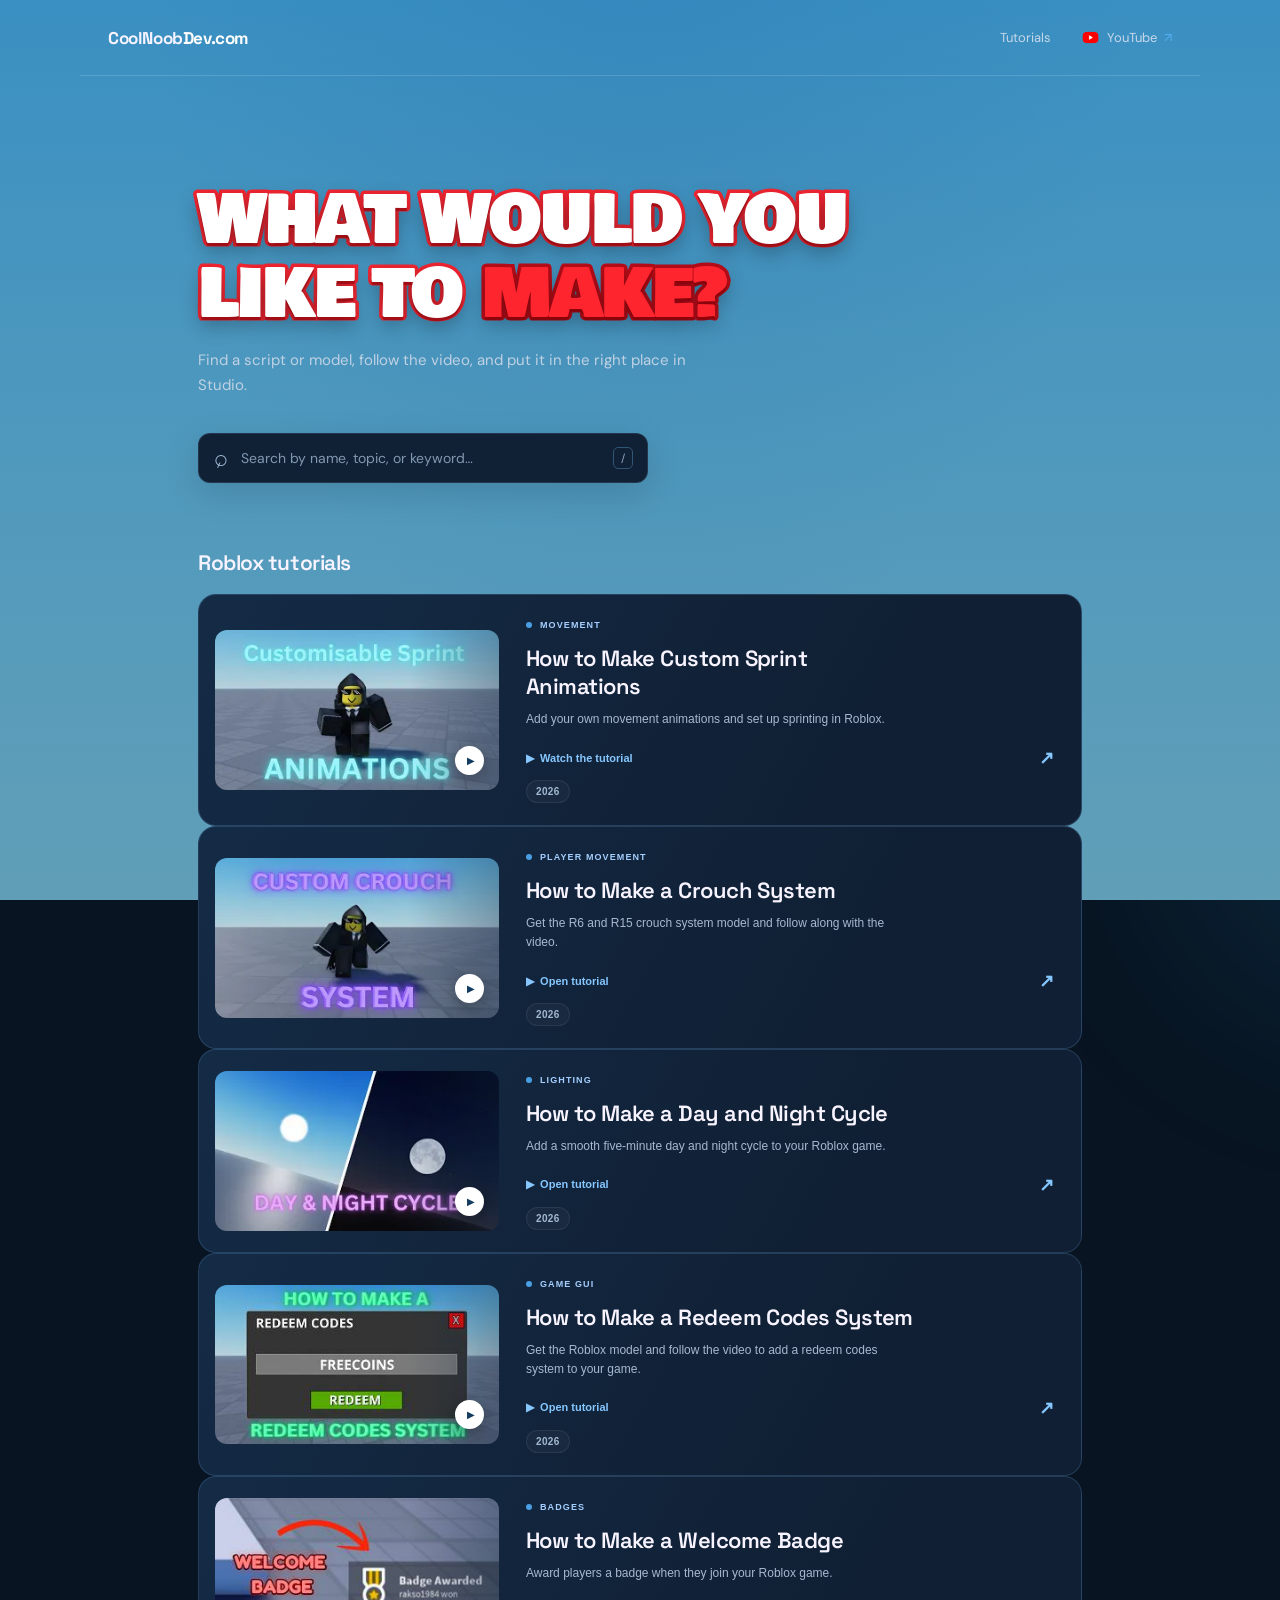
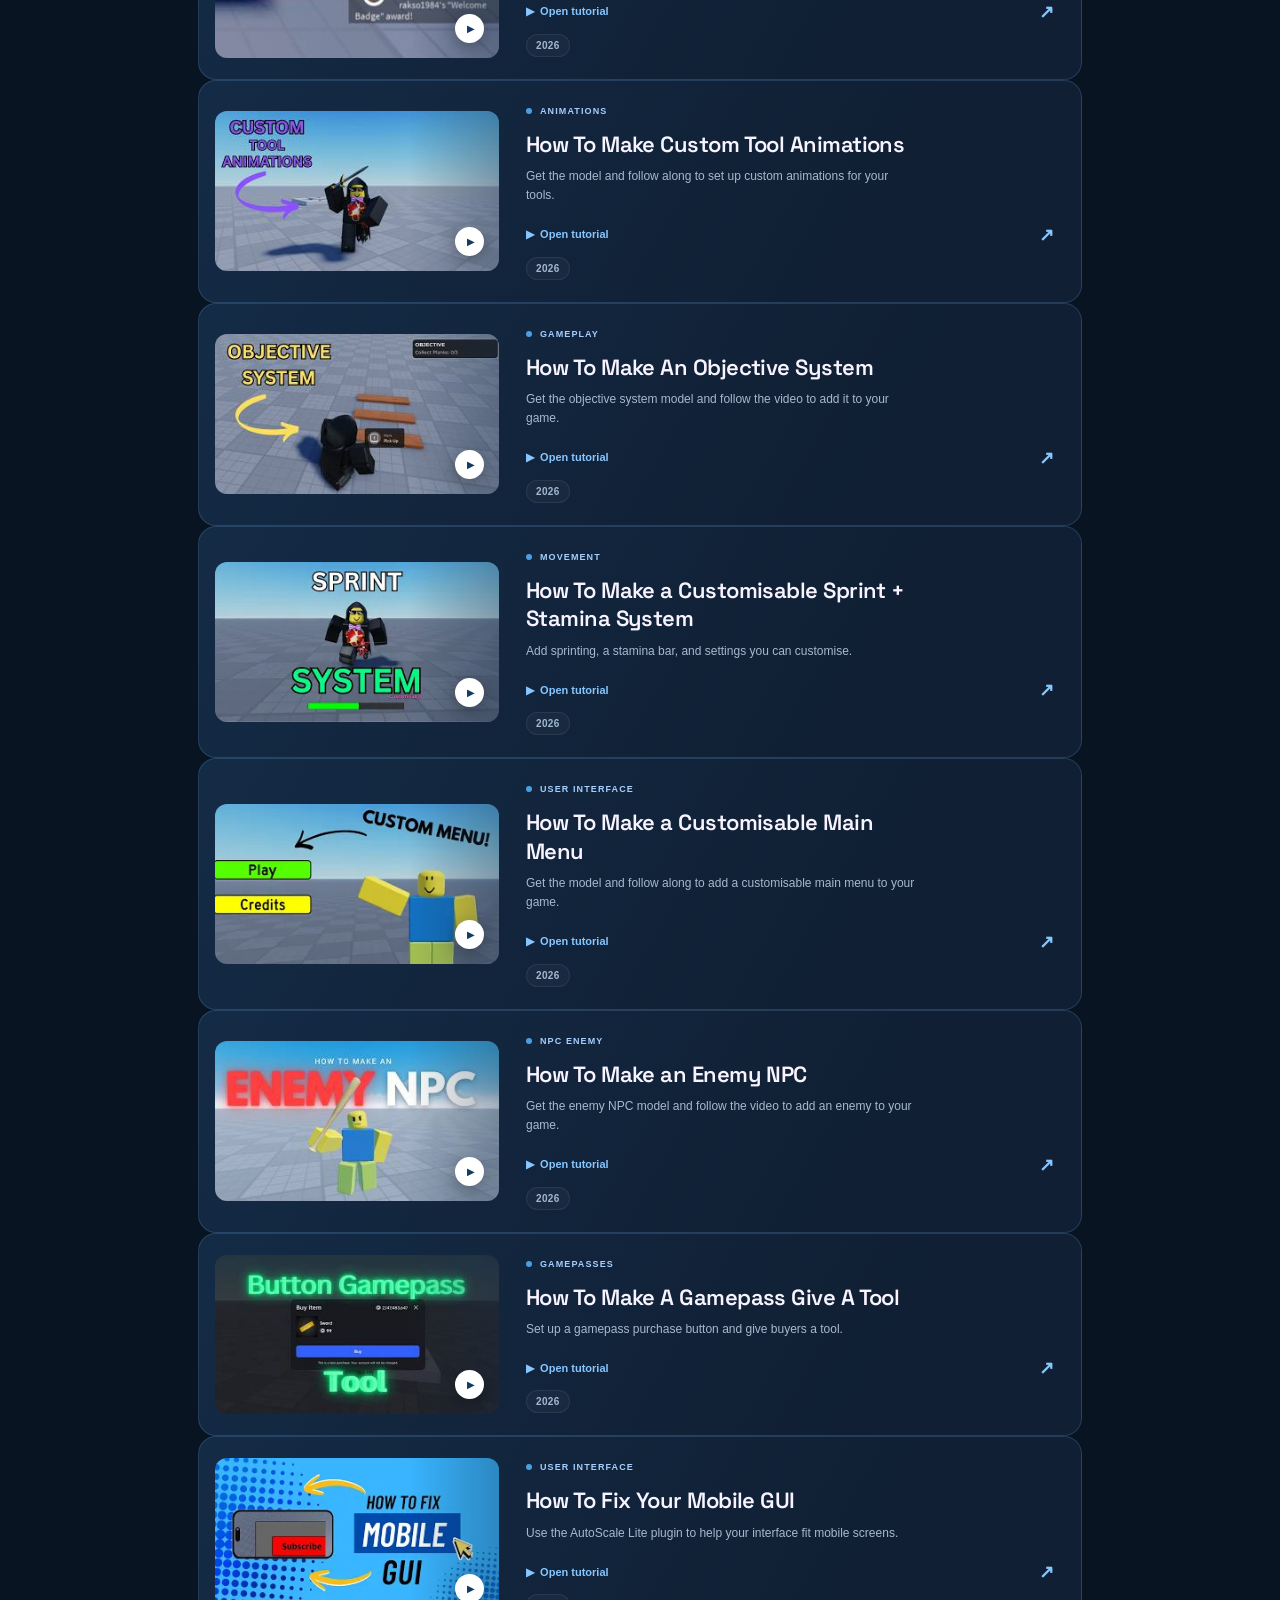
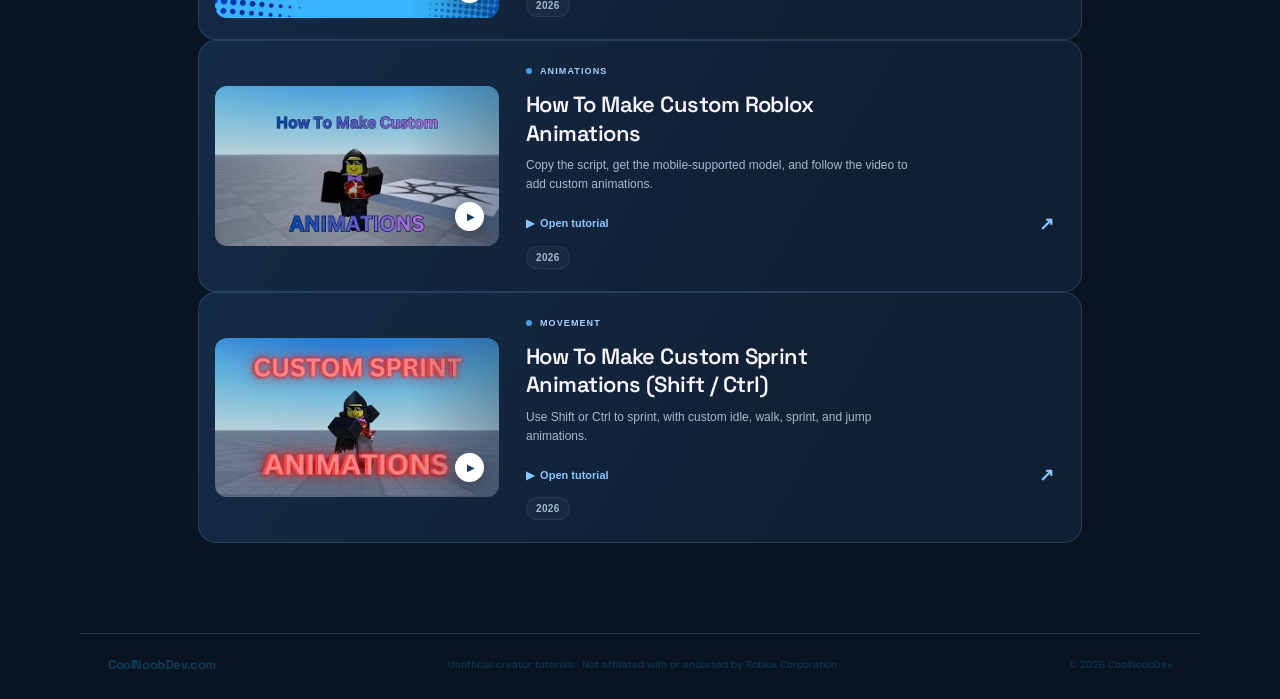
<file: index.html>
<!doctype html>
<html lang="en">
<head>
  <meta charset="utf-8">
  <meta name="viewport" content="width=device-width, initial-scale=1">
  <meta name="theme-color" content="#140c25">
  <meta name="description" content="Easy to follow Roblox scripting tutorials, scripts, and placement guides from CoolNoobDev.">
  <title>CoolNoobDev — Roblox scripts & tutorials</title>
  <link rel="preconnect" href="https://fonts.googleapis.com">
  <link rel="preconnect" href="https://fonts.gstatic.com" crossorigin>
  <link href="https://fonts.googleapis.com/css2?family=Bowlby+One+SC&family=DM+Sans:wght@400;500;600;700&family=Space+Grotesk:wght@500;600;700&display=swap" rel="stylesheet">
  <link rel="stylesheet" href="styles.css">
  <style>.footer-brand,.footer-brand .brand-accent{color:#123a59}</style>
  <style>.brand-accent{color:#fff}</style>
</head>
<body>
  <div class="ambient ambient-one"></div><div class="ambient ambient-two"></div>
  <header class="topbar">
    <a class="brand" href="#home" aria-label="CoolNoobDev.com home"><span>CoolNoob<span class="brand-accent">Dev.com</span></span></a>
    <nav><a href="#home" id="nav-home">Tutorials</a><a class="youtube-nav" href="https://www.youtube.com/@CoolNoobDev" target="_blank" rel="noreferrer"><img src="youtube-icon.png" alt="" aria-hidden="true">YouTube <span class="arrow">↗</span></a></nav>
  </header>
  <main id="app">
    <section class="hero" id="home-view">
      <h1>What would you<br>like to <span class="gradient-text">make?</span></h1>
      <p class="hero-copy">Find a script or model, follow the video, and put it in the right place in Studio.</p>
      <div class="search-wrap"><span class="search-icon">⌕</span><input id="search" type="search" placeholder="Search by name, topic, or keyword…" aria-label="Search tutorials"><kbd>/</kbd></div>
      <div class="section-heading"><div><h2>Roblox tutorials</h2></div></div>
      <p class="search-empty hidden" id="search-empty" role="status">No tutorials match that search. <button id="clear-search" type="button">Clear search</button></p>
      <button class="tutorial-card" data-tutorial="sprint" data-year="2026" type="button">
        <span class="card-visual"><img src="sprint-animations-thumbnail.png" alt="Custom Sprint Animations tutorial thumbnail"><span class="play-dot">▶</span></span>
        <span class="card-content"><span class="card-tag"><span class="tag-dot"></span> MOVEMENT</span><strong>How to Make Custom Sprint Animations</strong><span class="card-description">Add your own movement animations and set up sprinting in Roblox.</span><span class="card-bottom"><span>▶ &nbsp;Watch the tutorial</span><span class="card-arrow">↗</span></span></span>
      </button>
      <button class="tutorial-card" data-tutorial="crouch" data-year="2026" type="button">
        <span class="card-visual"><img src="crouch-system-thumbnail.png" alt="Custom Crouch System tutorial thumbnail"><span class="play-dot">▶</span></span>
        <span class="card-content"><span class="card-tag"><span class="tag-dot"></span> PLAYER MOVEMENT</span><strong>How to Make a Crouch System</strong><span class="card-description">Get the R6 and R15 crouch system model and follow along with the video.</span><span class="card-bottom"><span>▶ &nbsp;Open tutorial</span><span class="card-arrow">↗</span></span></span>
      </button>
      <button class="tutorial-card" data-tutorial="daynight" data-year="2026" type="button">
        <span class="card-visual"><img src="day-night-cycle-thumbnail.png" alt="Day and Night Cycle tutorial thumbnail"><span class="play-dot">▶</span></span>
        <span class="card-content"><span class="card-tag"><span class="tag-dot"></span> LIGHTING</span><strong>How to Make a Day and Night Cycle</strong><span class="card-description">Add a smooth five-minute day and night cycle to your Roblox game.</span><span class="card-bottom"><span>▶ &nbsp;Open tutorial</span><span class="card-arrow">↗</span></span></span>
      </button>
      <button class="tutorial-card" data-tutorial="redeem" data-year="2026" type="button">
        <span class="card-visual"><img src="redeem-codes-thumbnail.png" alt="Redeem Codes System tutorial thumbnail"><span class="play-dot">▶</span></span>
        <span class="card-content"><span class="card-tag"><span class="tag-dot"></span> GAME GUI</span><strong>How to Make a Redeem Codes System</strong><span class="card-description">Get the Roblox model and follow the video to add a redeem codes system to your game.</span><span class="card-bottom"><span>▶ &nbsp;Open tutorial</span><span class="card-arrow">↗</span></span></span>
      </button>
      <button class="tutorial-card" data-tutorial="welcome" data-year="2026" type="button">
        <span class="card-visual"><img src="welcome-badge-thumbnail.png" alt="Welcome Badge tutorial thumbnail"><span class="play-dot">▶</span></span>
        <span class="card-content"><span class="card-tag"><span class="tag-dot"></span> BADGES</span><strong>How to Make a Welcome Badge</strong><span class="card-description">Award players a badge when they join your Roblox game.</span><span class="card-bottom"><span>▶ &nbsp;Open tutorial</span><span class="card-arrow">↗</span></span></span>
      </button>
      <button class="tutorial-card" data-tutorial="customtools" data-year="2026" type="button">
        <span class="card-visual"><img src="custom-tool-animations-thumbnail.png" alt="Custom Tool Animations tutorial thumbnail"><span class="play-dot">▶</span></span>
        <span class="card-content"><span class="card-tag"><span class="tag-dot"></span> ANIMATIONS</span><strong>How To Make Custom Tool Animations</strong><span class="card-description">Get the model and follow along to set up custom animations for your tools.</span><span class="card-bottom"><span>▶ &nbsp;Open tutorial</span><span class="card-arrow">↗</span></span></span>
      </button>
      <button class="tutorial-card" data-tutorial="objective" data-year="2026" type="button">
        <span class="card-visual"><img src="objective-system-thumbnail.png" alt="Objective System tutorial thumbnail"><span class="play-dot">▶</span></span>
        <span class="card-content"><span class="card-tag"><span class="tag-dot"></span> GAMEPLAY</span><strong>How To Make An Objective System</strong><span class="card-description">Get the objective system model and follow the video to add it to your game.</span><span class="card-bottom"><span>▶ &nbsp;Open tutorial</span><span class="card-arrow">↗</span></span></span>
      </button>
      <button class="tutorial-card" data-tutorial="sprintstamina" data-year="2026" type="button">
        <span class="card-visual"><img src="sprint-stamina-thumbnail.png" alt="Sprint System tutorial thumbnail"><span class="play-dot">▶</span></span>
        <span class="card-content"><span class="card-tag"><span class="tag-dot"></span> MOVEMENT</span><strong>How To Make a Customisable Sprint + Stamina System</strong><span class="card-description">Add sprinting, a stamina bar, and settings you can customise.</span><span class="card-bottom"><span>▶ &nbsp;Open tutorial</span><span class="card-arrow">↗</span></span></span>
      </button>
      <button class="tutorial-card" data-tutorial="custommenu" data-year="2026" type="button">
        <span class="card-visual"><img src="customisable-main-menu-thumbnail.png" alt="Customisable Main Menu tutorial thumbnail"><span class="play-dot">▶</span></span>
        <span class="card-content"><span class="card-tag"><span class="tag-dot"></span> USER INTERFACE</span><strong>How To Make a Customisable Main Menu</strong><span class="card-description">Get the model and follow along to add a customisable main menu to your game.</span><span class="card-bottom"><span>▶ &nbsp;Open tutorial</span><span class="card-arrow">↗</span></span></span>
      </button>
      <button class="tutorial-card" data-tutorial="enemynpc" data-year="2026" type="button">
        <span class="card-visual"><img src="enemy-npc-thumbnail.png" alt="Enemy NPC tutorial thumbnail"><span class="play-dot">▶</span></span>
        <span class="card-content"><span class="card-tag"><span class="tag-dot"></span> NPC ENEMY</span><strong>How To Make an Enemy NPC</strong><span class="card-description">Get the enemy NPC model and follow the video to add an enemy to your game.</span><span class="card-bottom"><span>▶ &nbsp;Open tutorial</span><span class="card-arrow">↗</span></span></span>
      </button>
      <button class="tutorial-card" data-tutorial="gamepasstool" data-year="2026" type="button">
        <span class="card-visual"><img src="gamepass-tool-thumbnail.png" alt="Gamepass Tool tutorial thumbnail"><span class="play-dot">▶</span></span>
        <span class="card-content"><span class="card-tag"><span class="tag-dot"></span> GAMEPASSES</span><strong>How To Make A Gamepass Give A Tool</strong><span class="card-description">Set up a gamepass purchase button and give buyers a tool.</span><span class="card-bottom"><span>▶ &nbsp;Open tutorial</span><span class="card-arrow">↗</span></span></span>
      </button>
      <button class="tutorial-card" data-tutorial="mobilegui" data-year="2026" type="button">
        <span class="card-visual"><img src="mobile-gui-thumbnail.png" alt="How To Fix Your Mobile GUI tutorial thumbnail"><span class="play-dot">▶</span></span>
        <span class="card-content"><span class="card-tag"><span class="tag-dot"></span> USER INTERFACE</span><strong>How To Fix Your Mobile GUI</strong><span class="card-description">Use the AutoScale Lite plugin to help your interface fit mobile screens.</span><span class="card-bottom"><span>▶ &nbsp;Open tutorial</span><span class="card-arrow">↗</span></span></span>
      </button>
      <button class="tutorial-card" data-tutorial="customanimations" data-year="2026" type="button">
        <span class="card-visual"><img src="custom-roblox-animations-thumbnail.png" alt="Custom Roblox Animations tutorial thumbnail"><span class="play-dot">▶</span></span>
        <span class="card-content"><span class="card-tag"><span class="tag-dot"></span> ANIMATIONS</span><strong>How To Make Custom Roblox Animations</strong><span class="card-description">Copy the script, get the mobile-supported model, and follow the video to add custom animations.</span><span class="card-bottom"><span>▶ &nbsp;Open tutorial</span><span class="card-arrow">↗</span></span></span>
      </button>
      <button class="tutorial-card" data-tutorial="sprintshiftctrl" data-year="2026" type="button">
        <span class="card-visual"><img src="custom-sprint-shift-ctrl-thumbnail.png" alt="Custom Sprint Animations Shift and Ctrl tutorial thumbnail"><span class="play-dot">▶</span></span>
        <span class="card-content"><span class="card-tag"><span class="tag-dot"></span> MOVEMENT</span><strong>How To Make Custom Sprint Animations (Shift / Ctrl)</strong><span class="card-description">Use Shift or Ctrl to sprint, with custom idle, walk, sprint, and jump animations.</span><span class="card-bottom"><span>▶ &nbsp;Open tutorial</span><span class="card-arrow">↗</span></span></span>
      </button>
    </section>

    <section class="tutorial-view hidden" id="sprint-tutorial">
      <button class="back-link" data-back-home type="button"><span>←</span> All tutorials</button>
      <div class="tutorial-heading"><h1>How to Make Custom<br><span class="gradient-text">Sprint Animations</span></h1><p>Set up custom idle, walk, sprint and jump animations, with optional sprint and stamina settings.</p></div>
      <div class="placement-note"><span class="note-icon">⌘</span><div><strong>Put this script here</strong><span>In Roblox Studio, add a <b>LocalScript</b> to <b>StarterPlayer → StarterCharacterScripts</b>.</span></div><span class="path-chip">StarterCharacterScripts</span></div>
      <div class="code-panel">
        <div class="code-toolbar"><div class="file-title"><span class="file-icon">LUA</span><span>CustomSprintAnimations.lua</span><span class="file-meta">652 lines</span></div><div class="code-actions"><a class="download-btn" href="custom-sprint-animations.lua" download>↓ <span>Download</span></a><button class="copy-btn" id="copy-script" type="button"><img class="copy-icon" src="copy-icon.png" alt="" aria-hidden="true"> Copy script</button></div></div>
        <pre class="code-scroll"><code id="script-code">Loading script…</code></pre>
        <div class="code-footer"><span><i></i> Luau script</span><span>Click copy, then paste into your LocalScript</span></div>
      </div>
      <section class="video-card"><div class="video-icon youtube-icon"><img src="youtube-icon.png" alt="" aria-hidden="true"></div><div class="video-text"><span class="section-kicker">FOLLOW ALONG</span><h2>Watch the video tutorial</h2><p>See how the script works and where to put it in Roblox Studio.</p></div><a class="video-link" href="https://www.youtube.com/watch?v=nUwEYUgTfiU&t=8s" target="_blank" rel="noreferrer"><img class="action-icon" src="youtube-icon.png" alt="" aria-hidden="true">Watch on YouTube <span>↗</span></a></section>
    </section>

    <section class="tutorial-view hidden" id="daynight-tutorial">
      <button class="back-link" data-back-home type="button"><span>←</span> All tutorials</button>
      <div class="tutorial-heading"><h1>How to Make a Day and Night<br><span class="gradient-text">Cycle</span></h1><p>Make the in-game clock move through a full day in five minutes. Change the settings at the top of the script to customise it.</p></div>
      <div class="placement-note"><span class="note-icon">☼</span><div><strong>Put this script here</strong><span>In Roblox Studio, add a normal <b>Script</b> to <b>ServerScriptService</b>.</span></div><span class="path-chip">ServerScriptService</span></div>
      <div class="code-panel">
        <div class="code-toolbar"><div class="file-title"><span class="file-icon">LUA</span><span>DayAndNightCycle.lua</span></div><div class="code-actions"><a class="download-btn" href="day-night-cycle.lua" download>↓ <span>Download</span></a><button class="copy-btn" id="copy-daynight" type="button"><img class="copy-icon" src="copy-icon.png" alt="" aria-hidden="true"> Copy script</button></div></div>
        <pre class="code-scroll"><code id="daynight-code">Loading script…</code></pre>
        <div class="code-footer"><span><i></i> Luau script</span><span>Change FULL_DAY_LENGTH to set how long a day lasts</span></div>
      </div>
      <section class="video-card"><div class="video-icon youtube-icon"><img src="youtube-icon.png" alt="" aria-hidden="true"></div><div class="video-text"><span class="section-kicker">FOLLOW ALONG</span><h2>Watch the video tutorial</h2><p>See how to add the cycle to your Roblox Studio game.</p></div><a class="video-link" href="https://www.youtube.com/watch?v=CMOUt1fCdS8" target="_blank" rel="noreferrer"><img class="action-icon" src="youtube-icon.png" alt="" aria-hidden="true">Watch on YouTube <span>↗</span></a></section>
    </section>

    <section class="tutorial-view hidden" id="redeem-tutorial">
      <button class="back-link" data-back-home type="button"><span>←</span> All tutorials</button>
      <div class="tutorial-heading"><h1>How to Make a<br><span class="gradient-text">Redeem Codes System</span></h1><p>Add a redeem codes system to your Roblox game using the model from the Creator Store.</p></div>
      <div class="placement-note"><span class="note-icon">⌘</span><div><strong>Get the Roblox model</strong><span>Open the model page and click <b>Get Model</b>. Then add it to your experience in Studio and follow the video.</span></div><span class="path-chip">Creator Store</span></div>
      <section class="video-card"><div class="video-icon model-icon roblox-icon" aria-hidden="true"><img src="roblox-icon.png" alt=""></div><div class="video-text"><span class="section-kicker">ROBLOX MODEL</span><h2>Redeem Codes System</h2><p>Get the model used in this tutorial from the Roblox Creator Store.</p></div><a class="video-link" href="https://create.roblox.com/store/asset/108817623792750/Redeem-Codes-System" target="_blank" rel="noreferrer"><span class="action-icon model-glyph" aria-hidden="true"><img src="roblox-icon.png" alt=""></span>Get the model <span>↗</span></a></section>
      <section class="video-card"><div class="video-icon youtube-icon"><img src="youtube-icon.png" alt="" aria-hidden="true"></div><div class="video-text"><span class="section-kicker">FOLLOW ALONG</span><h2>Watch the video tutorial</h2><p>See how to set up the redeem codes system in Roblox Studio.</p></div><a class="video-link" href="https://www.youtube.com/watch?v=v-OlPJW0HeQ" target="_blank" rel="noreferrer"><img class="action-icon" src="youtube-icon.png" alt="" aria-hidden="true">Watch on YouTube <span>↗</span></a></section>
    </section>

    <section class="tutorial-view hidden" id="welcome-tutorial">
      <button class="back-link" data-back-home type="button"><span>←</span> All tutorials</button>
      <div class="tutorial-heading"><h1>How to Make a<br><span class="gradient-text">Welcome Badge</span></h1><p>Award a badge to players when they join your experience.</p></div>
      <div class="placement-note"><span class="note-icon">★</span><div><strong>Put this script here</strong><span>Add a server <b>Script</b> to <b>ServerScriptService</b>. Replace the placeholder with your badge ID and make sure the badge is enabled.</span></div><span class="path-chip">ServerScriptService</span></div>
      <div class="code-panel">
        <div class="code-toolbar"><div class="file-title"><span class="file-icon">LUA</span><span>WelcomeBadge.lua</span></div><div class="code-actions"><a class="download-btn" href="welcome-badge.lua" download>↓ <span>Download</span></a><button class="copy-btn" id="copy-welcome" type="button"><img class="copy-icon" src="copy-icon.png" alt="" aria-hidden="true"> Copy script</button></div></div>
        <pre class="code-scroll"><code id="welcome-code">Loading script…</code></pre>
        <div class="code-footer"><span><i></i> Luau script</span><span>Replace BADGE_ID with your badge ID</span></div>
      </div>
      <section class="video-card"><div class="video-icon youtube-icon"><img src="youtube-icon.png" alt="" aria-hidden="true"></div><div class="video-text"><span class="section-kicker">FOLLOW ALONG</span><h2>Watch the video tutorial</h2><p>See how to set up the welcome badge in Roblox Studio.</p></div><a class="video-link" href="https://www.youtube.com/watch?v=5hywtuMFl8o" target="_blank" rel="noreferrer"><img class="action-icon" src="youtube-icon.png" alt="" aria-hidden="true">Watch on YouTube <span>↗</span></a></section>
    </section>

    <section class="tutorial-view hidden" id="customtools-tutorial">
      <button class="back-link" data-back-home type="button"><span>←</span> All tutorials</button>
      <div class="tutorial-heading"><h1>How To Make Custom<br><span class="gradient-text">Tool Animations</span></h1><p>Use the Roblox model and video to set up custom animations for tools in your experience.</p></div>
      <div class="placement-note"><span class="note-icon">◈</span><div><strong>Get the Roblox model</strong><span>Open the model page and click <b>Get Model</b>. Add it to your experience in Studio, then follow the video.</span></div><span class="path-chip">Creator Store</span></div>
      <section class="video-card"><div class="video-icon model-icon roblox-icon" aria-hidden="true"><img src="roblox-icon.png" alt=""></div><div class="video-text"><span class="section-kicker">ROBLOX MODEL</span><h2>Custom Tool Animations</h2><p>Get the model used in this tutorial from the Roblox Creator Store.</p></div><a class="video-link" href="https://create.roblox.com/store/asset/110684001097969/Custom-Tool-Animations" target="_blank" rel="noreferrer"><span class="action-icon model-glyph" aria-hidden="true"><img src="roblox-icon.png" alt=""></span>Get the model <span>↗</span></a></section>
      <section class="video-card"><div class="video-icon youtube-icon"><img src="youtube-icon.png" alt="" aria-hidden="true"></div><div class="video-text"><span class="section-kicker">FOLLOW ALONG</span><h2>Watch the video tutorial</h2><p>See how to set up custom tool animations.</p></div><a class="video-link" href="https://www.youtube.com/watch?v=zr9Qhfkmlbo" target="_blank" rel="noreferrer"><img class="action-icon" src="youtube-icon.png" alt="" aria-hidden="true">Watch on YouTube <span>↗</span></a></section>
    </section>

    <section class="tutorial-view hidden" id="objective-tutorial">
      <button class="back-link" data-back-home type="button"><span>←</span> All tutorials</button>
      <div class="tutorial-heading"><h1>How To Make An<br><span class="gradient-text">Objective System</span></h1><p>Use the ready-made objective system model, then follow the video to add it to your experience.</p></div>
      <div class="placement-note"><span class="note-icon">◈</span><div><strong>Get the Roblox model</strong><span>Open the model page and click <b>Get Model</b>. Add it to your experience in Studio, then follow the video.</span></div><span class="path-chip">Creator Store</span></div>
      <section class="video-card"><div class="video-icon model-icon roblox-icon" aria-hidden="true"><img src="roblox-icon.png" alt=""></div><div class="video-text"><span class="section-kicker">ROBLOX MODEL</span><h2>Objective System</h2><p>Get the model used in this tutorial from the Roblox Creator Store.</p></div><a class="video-link" href="https://create.roblox.com/store/asset/78747483804958/Objective-System" target="_blank" rel="noreferrer"><span class="action-icon model-glyph" aria-hidden="true"><img src="roblox-icon.png" alt=""></span>Get the model <span>↗</span></a></section>
      <section class="video-card"><div class="video-icon youtube-icon"><img src="youtube-icon.png" alt="" aria-hidden="true"></div><div class="video-text"><span class="section-kicker">FOLLOW ALONG</span><h2>Watch the video tutorial</h2><p>See how to add an objective system to your Roblox experience.</p></div><a class="video-link" href="https://www.youtube.com/watch?v=CuoF87nw4U8" target="_blank" rel="noreferrer"><img class="action-icon" src="youtube-icon.png" alt="" aria-hidden="true">Watch on YouTube <span>↗</span></a></section>
    </section>

    <section class="tutorial-view hidden" id="sprintstamina-tutorial">
      <button class="back-link" data-back-home type="button"><span>←</span> All tutorials</button>
      <div class="tutorial-heading"><h1>How To Make a Customisable<br><span class="gradient-text">Sprint + Stamina System</span></h1><p>Add sprinting with Left Shift, a stamina bar, and settings for movement speed and stamina recovery.</p></div>
      <div class="placement-note"><span class="note-icon">⌘</span><div><strong>Put this script here</strong><span>Add a <b>LocalScript</b> to <b>StarterPlayer → StarterCharacterScripts</b>.</span></div><span class="path-chip">StarterCharacterScripts</span></div>
      <div class="code-panel">
        <div class="code-toolbar"><div class="file-title"><span class="file-icon">LUA</span><span>SprintStamina.lua</span></div><div class="code-actions"><a class="download-btn" href="sprint-stamina.lua" download>↓ <span>Download</span></a><button class="copy-btn" id="copy-sprintstamina" type="button"><img class="copy-icon" src="copy-icon.png" alt="" aria-hidden="true"> Copy script</button></div></div>
        <pre class="code-scroll"><code id="sprintstamina-code">Loading script…</code></pre>
        <div class="code-footer"><span><i></i> Luau script</span><span>Change the settings at the top to customise it</span></div>
      </div>
      <section class="video-card"><div class="video-icon youtube-icon"><img src="youtube-icon.png" alt="" aria-hidden="true"></div><div class="video-text"><span class="section-kicker">FOLLOW ALONG</span><h2>Watch the video tutorial</h2><p>See how to set up sprinting and stamina.</p></div><a class="video-link" href="https://www.youtube.com/watch?v=BlnZ_JCnN6w" target="_blank" rel="noreferrer"><img class="action-icon" src="youtube-icon.png" alt="" aria-hidden="true">Watch on YouTube <span>↗</span></a></section>
    </section>

    <section class="tutorial-view hidden" id="custommenu-tutorial">
      <button class="back-link" data-back-home type="button"><span>←</span> All tutorials</button>
      <div class="tutorial-heading"><h1>How To Make a<br><span class="gradient-text">Customisable Main Menu</span></h1><p>Use the ready-made main menu model, then follow the video to customise it for your experience.</p></div>
      <div class="placement-note"><span class="note-icon">◈</span><div><strong>Get the Roblox model</strong><span>Open the model page and click <b>Get Model</b>. Add it to your experience in Studio, then follow the video.</span></div><span class="path-chip">Creator Store</span></div>
      <section class="video-card"><div class="video-icon model-icon roblox-icon" aria-hidden="true"><img src="roblox-icon.png" alt=""></div><div class="video-text"><span class="section-kicker">ROBLOX MODEL</span><h2>Main Menu GUI</h2><p>Get the model used in this tutorial from the Roblox Creator Store.</p></div><a class="video-link" href="https://create.roblox.com/store/asset/111550804842271/MainMenuGui" target="_blank" rel="noreferrer"><span class="action-icon model-glyph" aria-hidden="true"><img src="roblox-icon.png" alt=""></span>Get the model <span>↗</span></a></section>
      <section class="video-card"><div class="video-icon youtube-icon"><img src="youtube-icon.png" alt="" aria-hidden="true"></div><div class="video-text"><span class="section-kicker">FOLLOW ALONG</span><h2>Watch the video tutorial</h2><p>See how to set up and customise your main menu.</p></div><a class="video-link" href="https://www.youtube.com/watch?v=S1lBsT887jI" target="_blank" rel="noreferrer"><img class="action-icon" src="youtube-icon.png" alt="" aria-hidden="true">Watch on YouTube <span>↗</span></a></section>
    </section>

    <section class="tutorial-view hidden" id="enemynpc-tutorial">
      <button class="back-link" data-back-home type="button"><span>←</span> All tutorials</button>
      <div class="tutorial-heading"><h1>How To Make an<br><span class="gradient-text">Enemy NPC</span></h1><p>Use the ready-made enemy NPC model, then follow the video to add it to your experience.</p></div>
      <div class="placement-note"><span class="note-icon">◈</span><div><strong>Get the Roblox model</strong><span>Open the model page and click <b>Get Model</b>. Add it to your experience in Studio, then follow the video.</span></div><span class="path-chip">Creator Store</span></div>
      <section class="video-card"><div class="video-icon model-icon roblox-icon" aria-hidden="true"><img src="roblox-icon.png" alt=""></div><div class="video-text"><span class="section-kicker">ROBLOX MODEL</span><h2>Advanced Enemy NPC</h2><p>Get the model used in this tutorial from the Roblox Creator Store.</p></div><a class="video-link" href="https://create.roblox.com/store/asset/87048613373206/Advanced-Enemy-NPC" target="_blank" rel="noreferrer"><span class="action-icon model-glyph" aria-hidden="true"><img src="roblox-icon.png" alt=""></span>Get the model <span>↗</span></a></section>
      <section class="video-card"><div class="video-icon youtube-icon"><img src="youtube-icon.png" alt="" aria-hidden="true"></div><div class="video-text"><span class="section-kicker">FOLLOW ALONG</span><h2>Watch the video tutorial</h2><p>See how to add an enemy NPC to your game.</p></div><a class="video-link" href="https://www.youtube.com/watch?v=JLaPkB_H6O8" target="_blank" rel="noreferrer"><img class="action-icon" src="youtube-icon.png" alt="" aria-hidden="true">Watch on YouTube <span>↗</span></a></section>
    </section>

    <section class="tutorial-view hidden" id="gamepasstool-tutorial">
      <button class="back-link" data-back-home type="button"><span>←</span> All tutorials</button>
      <div class="tutorial-heading"><h1>How To Make A<br><span class="gradient-text">Gamepass Give A Tool</span></h1><p>Use one LocalScript to prompt the purchase and one server Script to give the tool to gamepass owners.</p></div>
      <div class="placement-note"><span class="note-icon">⌘</span><div><strong>Set up the objects first</strong><span>Put the tool in <b>ServerStorage</b>. Put the LocalScript inside the purchase button, and put the server Script in <b>ServerScriptService</b>. Set the same gamepass ID in both scripts.</span></div><span class="path-chip">2 scripts</span></div>
      <div class="code-panel">
        <div class="code-toolbar"><div class="file-title"><span class="file-icon">LOCAL</span><span>GamepassButton.client.lua</span></div><div class="code-actions"><a class="download-btn" href="gamepass-tool-client.lua" download>↓ <span>Download</span></a><button class="copy-btn" id="copy-gamepass-client" type="button"><img class="copy-icon" src="copy-icon.png" alt="" aria-hidden="true"> Copy script</button></div></div>
        <pre class="code-scroll"><code id="gamepass-client-code">Loading script…</code></pre>
        <div class="code-footer"><span><i></i> LocalScript</span><span>Place inside the purchase button</span></div>
      </div>
      <div class="code-panel" style="margin-top:16px">
        <div class="code-toolbar"><div class="file-title"><span class="file-icon">SERVER</span><span>GamepassTool.server.lua</span></div><div class="code-actions"><a class="download-btn" href="gamepass-tool-server.lua" download>↓ <span>Download</span></a><button class="copy-btn" id="copy-gamepass-server" type="button"><img class="copy-icon" src="copy-icon.png" alt="" aria-hidden="true"> Copy script</button></div></div>
        <pre class="code-scroll"><code id="gamepass-server-code">Loading script…</code></pre>
        <div class="code-footer"><span><i></i> Script</span><span>Place inside ServerScriptService</span></div>
      </div>
    </section>


    <section class="tutorial-view hidden" id="mobilegui-tutorial">
      <button class="back-link" data-back-home type="button"><span>←</span> All tutorials</button>
      <div class="tutorial-heading"><h1>How To Fix Your<br><span class="gradient-text">Mobile GUI</span></h1><p>Use the AutoScale Lite plugin to help adjust your Roblox interface for mobile screens, following along with the video.</p></div>
      <div class="placement-note"><span class="note-icon">◈</span><div><strong>Install the plugin in Roblox Studio</strong><span>Open the AutoScale Lite page and click <b>Get Plugin</b>. Then follow the video to use it on your interface.</span></div><span class="path-chip">Plugin</span></div>
      <section class="video-card"><div class="video-icon model-icon roblox-icon" aria-hidden="true"><img src="roblox-icon.png" alt=""></div><div class="video-text"><span class="section-kicker">ROBLOX PLUGIN</span><h2>AutoScale Lite</h2><p>Get the plugin used in this tutorial from the Creator Store.</p></div><a class="video-link" href="https://create.roblox.com/store/asset/1496745047/AutoScale-Lite" target="_blank" rel="noreferrer"><span class="action-icon model-glyph" aria-hidden="true"><img src="roblox-icon.png" alt=""></span>Get the plugin <span>↗</span></a></section>
      <section class="video-card"><div class="video-icon youtube-icon"><img src="youtube-icon.png" alt="" aria-hidden="true"></div><div class="video-text"><span class="section-kicker">FOLLOW ALONG</span><h2>Watch the video tutorial</h2><p>See how to use AutoScale Lite to fix a mobile GUI.</p></div><a class="video-link" href="https://www.youtube.com/watch?v=jm-cHOMdC8w" target="_blank" rel="noreferrer"><img class="action-icon" src="youtube-icon.png" alt="" aria-hidden="true">Watch on YouTube <span>↗</span></a></section>
    </section>

    <section class="tutorial-view hidden" id="crouch-tutorial">
      <button class="back-link" data-back-home type="button"><span>←</span> All tutorials</button>
      <div class="tutorial-heading"><h1>How to Make a Crouch<br><span class="gradient-text">System</span></h1><p>Use the ready-made crouch system model, then follow the video to add it to your Roblox experience.</p></div>
      <div class="placement-note"><span class="note-icon">◈</span><div><strong>Get the Roblox model</strong><span>Open the model page and click <b>Get Model</b>. Then add it to your experience in Studio.</span></div><span class="path-chip">R6 + R15</span></div>
      <section class="video-card"><div class="video-icon model-icon roblox-icon" aria-hidden="true"><img src="roblox-icon.png" alt=""></div><div class="video-text"><span class="section-kicker">ROBLOX MODEL</span><h2>Crouch R6/R15</h2><p>Get the model used in this tutorial from the Roblox Creator Store.</p></div><a class="video-link" href="https://create.roblox.com/store/asset/96828015749436/Crouch-R6R15" target="_blank" rel="noreferrer"><span class="action-icon model-glyph" aria-hidden="true"><img src="roblox-icon.png" alt=""></span>Get the model <span>↗</span></a></section>
      <section class="video-card"><div class="video-icon youtube-icon"><img src="youtube-icon.png" alt="" aria-hidden="true"></div><div class="video-text"><span class="section-kicker">FOLLOW ALONG</span><h2>Watch the video tutorial</h2><p>See how to use the crouch system in Roblox Studio.</p></div><a class="video-link" href="https://www.youtube.com/watch?v=oj-Vvf9nGAk" target="_blank" rel="noreferrer"><img class="action-icon" src="youtube-icon.png" alt="" aria-hidden="true">Watch on YouTube <span>↗</span></a></section>
    </section>

    <section class="tutorial-view hidden" id="customanimations-tutorial">
      <button class="back-link" data-back-home type="button"><span>←</span> All tutorials</button>
      <div class="tutorial-heading"><h1>How To Make Custom Roblox<br><span class="gradient-text">Animations</span></h1><p>Use the script with the mobile-supported model to set custom idle, walk, and jump animations.</p></div>
      <div class="placement-note"><span class="note-icon">⌘</span><div><strong>Put this script here</strong><span>Add a <b>LocalScript</b> to <b>StarterPlayer → StarterCharacterScripts</b>, then replace the animation IDs.</span></div><span class="path-chip">StarterCharacterScripts</span></div>
      <div class="code-panel">
        <div class="code-toolbar"><div class="file-title"><span class="file-icon">LUA</span><span>CustomRobloxAnimations.lua</span></div><div class="code-actions"><a class="download-btn" href="custom-roblox-animations.lua" download>↓ <span>Download</span></a><button class="copy-btn" id="copy-customanimations" type="button"><img class="copy-icon" src="copy-icon.png" alt="" aria-hidden="true"> Copy script</button></div></div>
        <pre class="code-scroll"><code id="customanimations-code">Loading script…</code></pre>
        <div class="code-footer"><span><i></i> Luau script</span><span>Replace each animation ID with your own</span></div>
      </div>
      <section class="video-card"><div class="video-icon model-icon roblox-icon" aria-hidden="true"><img src="roblox-icon.png" alt=""></div><div class="video-text"><span class="section-kicker">ROBLOX MODEL</span><h2>Custom Animations System (Mobile Supported)</h2><p>Get the model used in this tutorial from the Roblox Creator Store.</p></div><a class="video-link" href="https://create.roblox.com/store/asset/106433153528592/Custom-Animations-System-Mobile-Supported" target="_blank" rel="noreferrer"><span class="action-icon model-glyph" aria-hidden="true"><img src="roblox-icon.png" alt=""></span>Get the model <span>↗</span></a></section>
      <section class="video-card"><div class="video-icon youtube-icon"><img src="youtube-icon.png" alt="" aria-hidden="true"></div><div class="video-text"><span class="section-kicker">FOLLOW ALONG</span><h2>Watch the video tutorial</h2><p>See how to use the custom animations system in Roblox Studio.</p></div><a class="video-link" href="https://www.youtube.com/watch?v=iWSm4y8r0eI" target="_blank" rel="noreferrer"><img class="action-icon" src="youtube-icon.png" alt="" aria-hidden="true">Watch on YouTube <span>↗</span></a></section>
    </section>

    <section class="tutorial-view hidden" id="sprintshiftctrl-tutorial">
      <button class="back-link" data-back-home type="button"><span>←</span> All tutorials</button>
      <div class="tutorial-heading"><h1>How To Make Custom Sprint<br><span class="gradient-text">Animations</span><span class="title-note">(Shift / Ctrl)</span></h1><p>Hold Shift or Ctrl to sprint. Replace the placeholder IDs with your idle, walk, sprint, and jump animation IDs.</p></div>
      <div class="placement-note"><span class="note-icon">⌘</span><div><strong>Put this script here</strong><span>Add a <b>LocalScript</b> to <b>StarterPlayer → StarterCharacterScripts</b>, then replace the animation IDs.</span></div><span class="path-chip">StarterCharacterScripts</span></div>
      <div class="code-panel">
        <div class="code-toolbar"><div class="file-title"><span class="file-icon">LUA</span><span>SprintAnimationsShiftCtrl.lua</span></div><div class="code-actions"><a class="download-btn" href="custom-sprint-animations-shift-ctrl.lua" download>↓ <span>Download</span></a><button class="copy-btn" id="copy-sprintshiftctrl" type="button"><img class="copy-icon" src="copy-icon.png" alt="" aria-hidden="true"> Copy script</button></div></div>
        <pre class="code-scroll"><code id="sprintshiftctrl-code">Loading script…</code></pre>
        <div class="code-footer"><span><i></i> Luau script</span><span>Change the settings and animation IDs to customise it</span></div>
      </div>
      <section class="video-card"><div class="video-icon youtube-icon"><img src="youtube-icon.png" alt="" aria-hidden="true"></div><div class="video-text"><span class="section-kicker">FOLLOW ALONG</span><h2>Watch the video tutorial</h2><p>See how to set up Shift and Ctrl sprinting with custom animations.</p></div><a class="video-link" href="https://www.youtube.com/watch?v=etN8k1ettWQ" target="_blank" rel="noreferrer"><img class="action-icon" src="youtube-icon.png" alt="" aria-hidden="true">Watch on YouTube <span>↗</span></a></section>
    </section>
  </main>
  <footer><a class="brand footer-brand" href="#home"><span>CoolNoob<span class="brand-accent">Dev.com</span></span></a><span>Unofficial creator tutorials · Not affiliated with or endorsed by Roblox Corporation</span><span>© <span id="year"></span> CoolNoobDev</span></footer>
  <div class="toast" id="toast" role="status" aria-live="polite">Script copied!</div>
  <script src="app.js"></script>
</body>
</html>
</file>
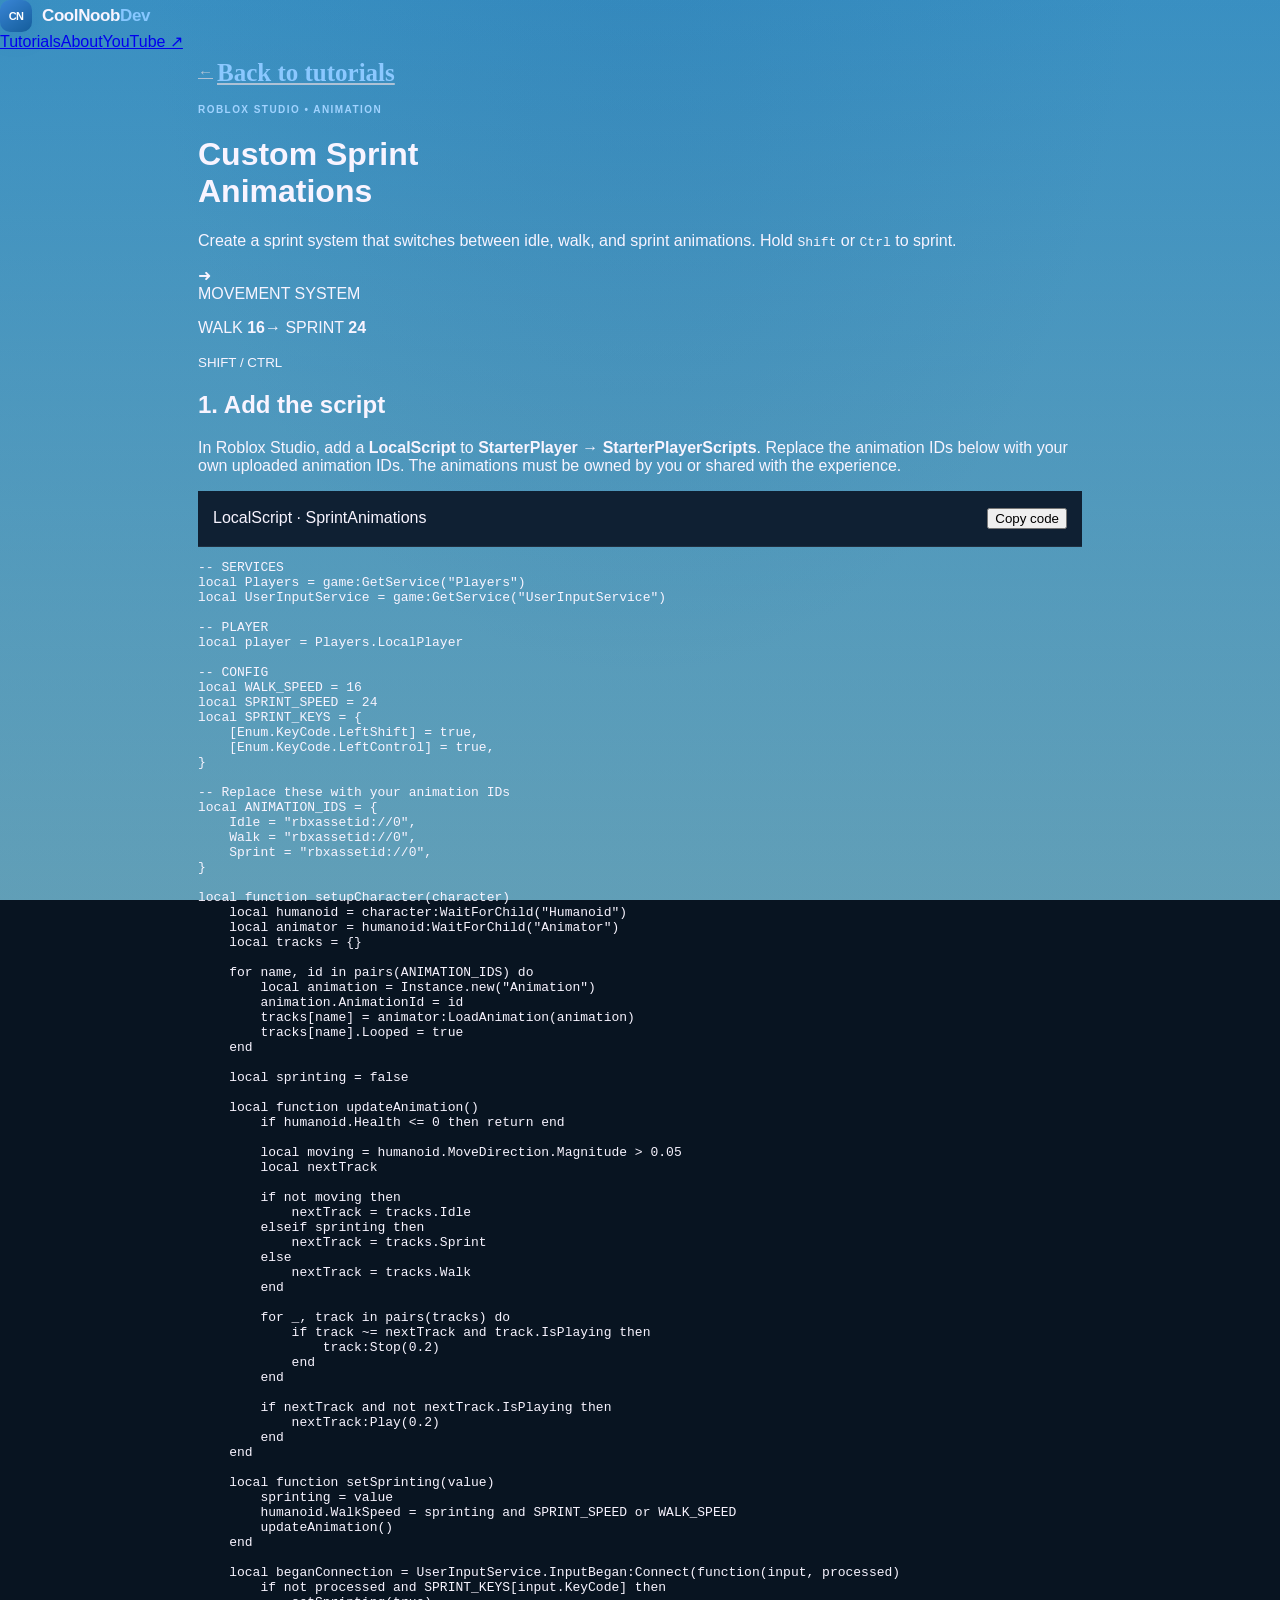
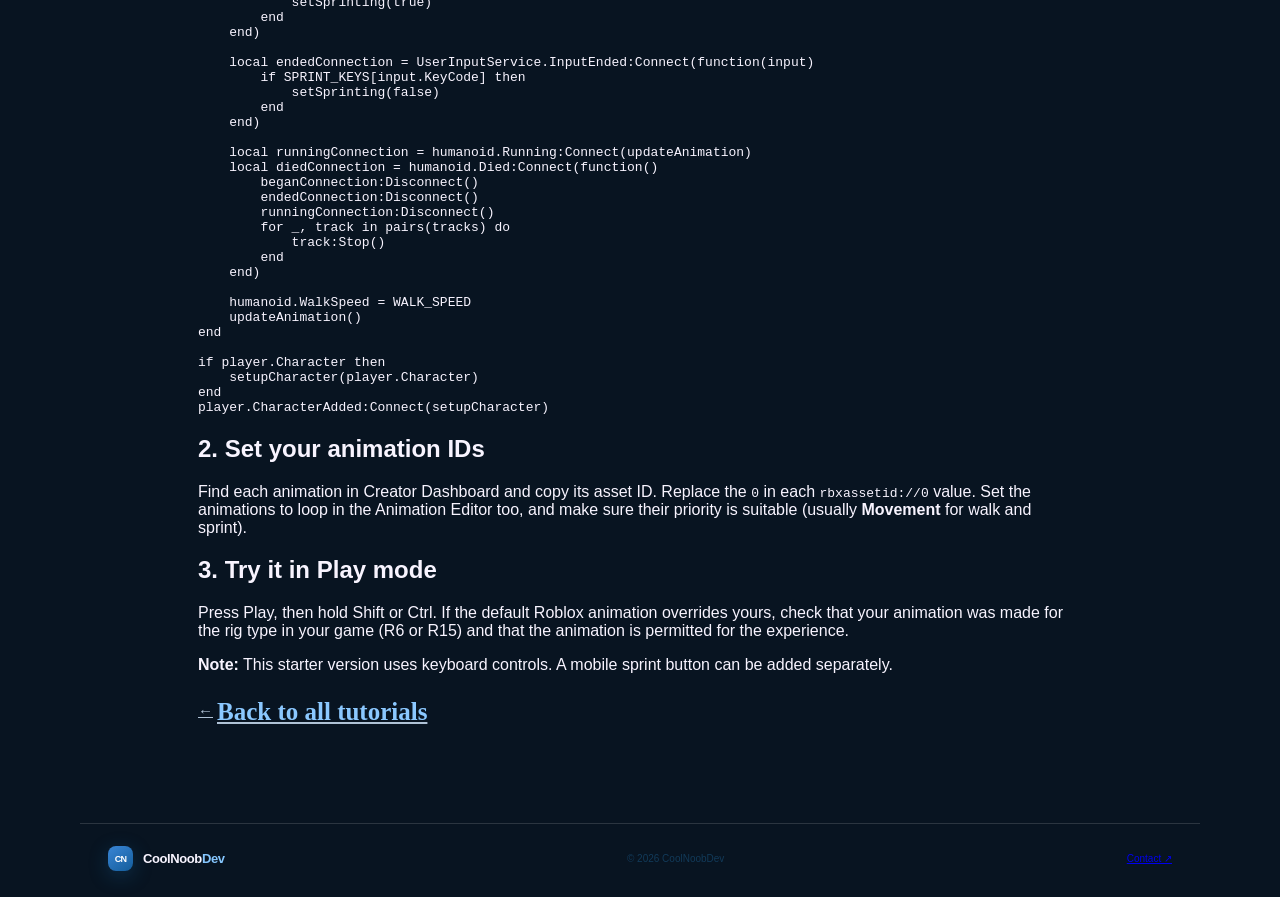
<file: sprint-animations.html>
<!doctype html>
<html lang="en">
<head>
  <meta charset="utf-8"><meta name="viewport" content="width=device-width, initial-scale=1"><meta name="theme-color" content="#111827">
  <meta name="description" content="Learn how to make a Roblox sprint system with custom idle, walk, and sprint animations.">
  <title>Custom Sprint Animations — CoolNoobDev</title><link rel="stylesheet" href="styles.css">
</head>
<body>
  <header class="site-header"><a class="brand" href="index.html"><span class="brand-mark">CN</span><span>CoolNoob<span class="brand-accent">Dev</span></span></a><nav aria-label="Main navigation"><a href="index.html#tutorials">Tutorials</a><a href="index.html#about">About</a><a class="nav-button" href="https://www.youtube.com/" target="_blank" rel="noreferrer">YouTube ↗</a></nav></header>
  <main class="tutorial-page">
    <a class="back-link" href="index.html">← <span>Back to tutorials</span></a>
    <p class="eyebrow">ROBLOX STUDIO • ANIMATION</p>
    <h1 class="tutorial-title">Custom Sprint<br><span>Animations</span></h1>
    <p class="tutorial-intro">Create a sprint system that switches between idle, walk, and sprint animations. Hold <kbd>Shift</kbd> or <kbd>Ctrl</kbd> to sprint.</p>
    <div class="tutorial-banner"><div class="banner-speed">➜</div><div><span class="visual-tag">MOVEMENT SYSTEM</span><p>WALK <b>16</b><span>→</span> SPRINT <b>24</b></p><small>SHIFT / CTRL</small></div></div>
    <section class="article-section"><h2>1. Add the script</h2><p>In Roblox Studio, add a <strong>LocalScript</strong> to <strong>StarterPlayer → StarterPlayerScripts</strong>. Replace the animation IDs below with your own uploaded animation IDs. The animations must be owned by you or shared with the experience.</p>
      <div class="code-toolbar"><span>LocalScript · SprintAnimations</span><button id="copyCode" type="button">Copy code</button></div>
      <pre><code id="codeBlock">-- SERVICES
local Players = game:GetService("Players")
local UserInputService = game:GetService("UserInputService")

-- PLAYER
local player = Players.LocalPlayer

-- CONFIG
local WALK_SPEED = 16
local SPRINT_SPEED = 24
local SPRINT_KEYS = {
    [Enum.KeyCode.LeftShift] = true,
    [Enum.KeyCode.LeftControl] = true,
}

-- Replace these with your animation IDs
local ANIMATION_IDS = {
    Idle = "rbxassetid://0",
    Walk = "rbxassetid://0",
    Sprint = "rbxassetid://0",
}

local function setupCharacter(character)
    local humanoid = character:WaitForChild("Humanoid")
    local animator = humanoid:WaitForChild("Animator")
    local tracks = {}

    for name, id in pairs(ANIMATION_IDS) do
        local animation = Instance.new("Animation")
        animation.AnimationId = id
        tracks[name] = animator:LoadAnimation(animation)
        tracks[name].Looped = true
    end

    local sprinting = false

    local function updateAnimation()
        if humanoid.Health <= 0 then return end

        local moving = humanoid.MoveDirection.Magnitude > 0.05
        local nextTrack

        if not moving then
            nextTrack = tracks.Idle
        elseif sprinting then
            nextTrack = tracks.Sprint
        else
            nextTrack = tracks.Walk
        end

        for _, track in pairs(tracks) do
            if track ~= nextTrack and track.IsPlaying then
                track:Stop(0.2)
            end
        end

        if nextTrack and not nextTrack.IsPlaying then
            nextTrack:Play(0.2)
        end
    end

    local function setSprinting(value)
        sprinting = value
        humanoid.WalkSpeed = sprinting and SPRINT_SPEED or WALK_SPEED
        updateAnimation()
    end

    local beganConnection = UserInputService.InputBegan:Connect(function(input, processed)
        if not processed and SPRINT_KEYS[input.KeyCode] then
            setSprinting(true)
        end
    end)

    local endedConnection = UserInputService.InputEnded:Connect(function(input)
        if SPRINT_KEYS[input.KeyCode] then
            setSprinting(false)
        end
    end)

    local runningConnection = humanoid.Running:Connect(updateAnimation)
    local diedConnection = humanoid.Died:Connect(function()
        beganConnection:Disconnect()
        endedConnection:Disconnect()
        runningConnection:Disconnect()
        for _, track in pairs(tracks) do
            track:Stop()
        end
    end)

    humanoid.WalkSpeed = WALK_SPEED
    updateAnimation()
end

if player.Character then
    setupCharacter(player.Character)
end
player.CharacterAdded:Connect(setupCharacter)</code></pre>
    </section>
    <section class="article-section tips"><h2>2. Set your animation IDs</h2><p>Find each animation in Creator Dashboard and copy its asset ID. Replace the <code>0</code> in each <code>rbxassetid://0</code> value. Set the animations to loop in the Animation Editor too, and make sure their priority is suitable (usually <strong>Movement</strong> for walk and sprint).</p><h2>3. Try it in Play mode</h2><p>Press Play, then hold Shift or Ctrl. If the default Roblox animation overrides yours, check that your animation was made for the rig type in your game (R6 or R15) and that the animation is permitted for the experience.</p><p class="note-box"><strong>Note:</strong> This starter version uses keyboard controls. A mobile sprint button can be added separately.</p></section>
    <a class="back-link bottom-back" href="index.html">← <span>Back to all tutorials</span></a>
  </main>
  <footer><a class="brand footer-brand" href="index.html"><span class="brand-mark">CN</span><span>CoolNoob<span class="brand-accent">Dev</span></span></a><span>© <span id="year">2026</span> CoolNoobDev</span><a href="mailto:hello@coolnoobdev.com">Contact ↗</a></footer>
  <script>document.getElementById('year').textContent=new Date().getFullYear();document.getElementById('copyCode').addEventListener('click',async function(){const button=this;try{await navigator.clipboard.writeText(document.getElementById('codeBlock').innerText);button.textContent='Copied!';setTimeout(()=>button.textContent='Copy code',1600)}catch{button.textContent='Select code to copy';}});</script>
</body>
</html>
</file>
<file: styles.css>
:root{--bg:#081421;--panel:#10233b;--panel2:#152d49;--line:rgba(172,210,245,.12);--muted:#9bb2c8;--text:#f8f4ff;--purple:#55adf2;--pink:#69c7ff;--mint:#a8f4dc}*{box-sizing:border-box}html{scroll-behavior:smooth}body{margin:0;min-height:100vh;color:var(--text);background:radial-gradient(ellipse at 50% -25%,#155b8c 0%,transparent 46%),var(--bg);font-family:'DM Sans',sans-serif;overflow-x:hidden}.ambient{position:fixed;width:380px;height:380px;border-radius:50%;filter:blur(110px);opacity:.13;pointer-events:none;z-index:-1}.ambient-one{background:#248cdc;left:-230px;top:35%}.ambient-two{background:#23a7ed;right:-280px;top:70%}.topbar{height:76px;max-width:1120px;margin:auto;padding:0 28px;display:flex;align-items:center;justify-content:space-between;border-bottom:1px solid rgba(172,210,245,.07)}.brand{display:flex;align-items:center;gap:10px;color:var(--text);text-decoration:none;font:700 17px 'Space Grotesk',sans-serif;letter-spacing:-.4px}.brand-mark{height:32px;width:32px;display:grid;place-items:center;border-radius:10px;background:linear-gradient(145deg,#3985d5,#145d9b);box-shadow:0 5px 20px #1b78bb44;font-size:11px;color:white;letter-spacing:-.8px}.brand-accent{color:#86c7ff}.topbar nav{display:flex;gap:30px;align-items:center}.topbar nav a{font-size:13px;color:#c8d7e8;text-decoration:none;transition:color .2s}.topbar nav a:hover{color:white}.arrow{color:var(--purple)}main{max-width:940px;margin:auto;padding:0 28px 90px}.hero{padding:88px 0 0}.eyebrow{display:flex;align-items:center;gap:9px;color:#a1d3ff;font-size:10px;font-weight:700;letter-spacing:1.45px}.pulse,.tag-dot{height:7px;width:7px;border-radius:50%;background:#4a9fe4;box-shadow:0 0 12px #4a9fe4}.hero h1,.tutorial-heading h1{font:700 clamp(44px,7vw,70px)/1.04 'Space Grotesk',sans-serif;letter-spacing:-3.5px;margin:20px 0 16px}.gradient-text{background:linear-gradient(90deg,#64b6ff,#9ad4ff);color:transparent;background-clip:text}.hero-copy{color:#c0d1e3;font-size:15px;line-height:1.7;max-width:490px;margin:0}.search-wrap{margin:34px 0 61px;height:50px;max-width:450px;display:flex;align-items:center;gap:12px;padding:0 14px;border:1px solid var(--line);border-radius:12px;background:#102035;box-shadow:0 10px 35px #0002}.search-icon{font-size:24px;color:#9db8d2;transform:rotate(-20deg)}.search-wrap input{background:none;border:0;outline:0;color:white;flex:1;font:14px 'DM Sans',sans-serif;min-width:0}.search-wrap input::placeholder{color:#8198b1}.search-wrap kbd{font:11px 'DM Sans';color:#94abc3;border:1px solid #315574;padding:3px 7px;border-radius:5px}.section-heading{display:flex;align-items:end;justify-content:space-between;margin-bottom:18px}.section-kicker{color:#7894b1;font-size:9px;font-weight:700;letter-spacing:1.5px}.section-heading h2,.video-text h2{font:600 21px 'Space Grotesk',sans-serif;margin:5px 0 0;letter-spacing:-.45px}.count{color:#8fa5bc;font:700 9px 'DM Sans';letter-spacing:1.1px;padding-bottom:5px}.tutorial-card{display:grid;grid-template-columns:300px 1fr;text-align:left;width:100%;padding:0;overflow:hidden;border:1px solid rgba(122,187,244,.19);border-radius:18px;background:linear-gradient(120deg,#142b46,#101f33 75%);color:var(--text);cursor:pointer;transition:transform .2s,border-color .2s,box-shadow .2s}.tutorial-card:hover{transform:translateY(-3px);border-color:#55adf277;box-shadow:0 18px 55px #0004}.card-visual{position:relative;align-self:center;aspect-ratio:16/9;margin:16px 0 16px 16px;display:block;overflow:hidden;border-radius:12px;background:#18304c}.card-visual img{display:block;width:100%;height:100%;object-fit:cover}.card-visual:after{content:"";position:absolute;inset:0;background:linear-gradient(90deg,transparent 68%,#142b4655);pointer-events:none}.orbit{position:absolute;width:145px;height:145px;border:1px solid #a8d4f855;border-radius:50%;transform:rotate(-28deg) scaleY(.42)}.orbit-a{width:190px;height:190px;transform:rotate(28deg) scaleY(.42)}.code-symbol{font:700 42px 'Space Grotesk';color:#d7edff;text-shadow:0 0 25px #9fd4ff99;z-index:1}.play-dot{position:absolute;right:15px;bottom:15px;width:29px;height:29px;border-radius:50%;display:grid;place-items:center;background:#fff;color:#143b60;font-size:10px;padding-left:2px;z-index:2;box-shadow:0 4px 18px #0005}.card-content{padding:25px 27px 22px;display:flex;flex-direction:column;align-items:flex-start}.card-tag{display:flex;align-items:center;gap:8px;color:#a5cfff;font-size:9px;font-weight:700;letter-spacing:1.1px;margin-bottom:14px}.tag-dot{height:6px;width:6px;box-shadow:none}.card-content strong{font:600 22px/1.3 'Space Grotesk';letter-spacing:-.55px;max-width:390px}.card-description{font-size:12px;color:#a7b9d0;line-height:1.6;margin-top:9px;max-width:390px}.card-bottom{display:flex;justify-content:space-between;align-items:center;width:100%;margin-top:auto;padding-top:18px;color:#86c7ff;font-size:11px;font-weight:700}.card-arrow{font-size:18px}.coming-soon{display:flex;align-items:center;gap:8px;color:#869cb3;font-size:11px;margin-top:24px}.coming-soon span{color:#a7d3ff}.hidden{display:none!important}.tutorial-view{padding-top:33px}.back-link{background:none;border:0;padding:9px 0;color:#afc2d6;font:600 12px 'DM Sans';cursor:pointer}.back-link span{color:#8bc8ff;margin-right:8px;font-size:16px}.tutorial-heading{padding-top:40px}.tutorial-heading h1{font-size:clamp(38px,6vw,58px);letter-spacing:-2.8px;margin-top:17px}.tutorial-heading p{color:#c0d1e3;line-height:1.65;font-size:14px;max-width:570px;margin:0}.placement-note{display:flex;align-items:center;gap:14px;margin:30px 0 16px;padding:17px 19px;border:1px solid #4c84b538;background:linear-gradient(110deg,#163251,#132742);border-radius:13px}.note-icon{width:34px;height:34px;flex:none;border-radius:10px;display:grid;place-items:center;background:#2478b52b;color:#b7ddff;font-size:18px}.placement-note>div{display:flex;flex-direction:column;gap:5px;flex:1}.placement-note strong{font-size:12px}.placement-note span{font-size:11px;color:#a2b8d0;line-height:1.5}.placement-note b{color:#deeeff;font-weight:600}.path-chip{color:#9acbfa!important;background:#ffffff0c;border:1px solid #ffffff12;border-radius:7px;padding:7px 9px;font-size:10px!important;white-space:nowrap}.code-panel{overflow:hidden;border:1px solid #1b3d5f;border-radius:14px;background:#09111c;box-shadow:0 20px 55px #0003}.code-toolbar{height:56px;padding:0 15px;display:flex;align-items:center;justify-content:space-between;border-bottom:1px solid #ffffff12;background:#0f2033}.file-title,.code-actions{display:flex;align-items:center;gap:9px}.file-title{font-size:11px;color:#d9eaf8}.file-icon{color:#b5d9ff;font:700 9px 'DM Sans';letter-spacing:.6px;border:1px solid #4385b95c;border-radius:5px;padding:4px 5px;background:#246fa520}.file-meta{color:#849bb4;font-size:10px;margin-left:3px}.code-actions{gap:8px}.download-btn,.copy-btn{height:32px;padding:0 11px;display:flex;align-items:center;gap:7px;border-radius:7px;font:600 10px 'DM Sans';text-decoration:none;cursor:pointer}.download-btn{color:#c4d8ec;border:1px solid #ffffff18}.copy-btn{color:white;background:#1766a6;border:1px solid #77baff;box-shadow:0 3px 12px #145c9b33}.copy-btn:hover{background:#328ed3}.copy-glyph{font-size:14px}.copy-icon{width:16px;height:16px;object-fit:contain;filter:invert(1);flex:none}.code-scroll{margin:0;padding:18px 20px;max-height:510px;overflow:auto;color:#cfdeee;font:11px/1.7 'Cascadia Code','SFMono-Regular',Consolas,monospace;tab-size:4;white-space:pre}.code-scroll code{font:inherit}.code-footer{height:37px;border-top:1px solid #ffffff10;padding:0 15px;display:flex;align-items:center;justify-content:space-between;color:#8196ad;font-size:9px}.code-footer i{display:inline-block;height:6px;width:6px;border-radius:50%;background:#88d9b7;margin-right:5px}.video-card{display:flex;align-items:center;gap:16px;margin-top:20px;padding:21px;border:1px solid #244b70;border-radius:14px;background:linear-gradient(110deg,#132741,#0e1e31)}.video-icon{flex:none;width:42px;height:42px;border-radius:12px;display:grid;place-items:center;color:#f4f9ff;background:linear-gradient(145deg,#389bd8,#2676b5);box-shadow:0 6px 18px #267ab733;font-size:15px;padding-left:2px}.video-text{flex:1}.video-text h2{font-size:15px;margin-top:5px}.video-text p{font-size:11px;color:#a2b8d0;margin:6px 0 0}.video-link{display:flex;gap:14px;align-items:center;padding:10px 13px;color:#d2eaff;text-decoration:none;background:#ffffff0c;border:1px solid #ffffff17;border-radius:8px;font-size:10px;font-weight:700;white-space:nowrap}.video-link:hover{background:#ffffff16}.video-link span{color:#a7d1fa;font-size:15px}.credit{text-align:center;color:#7c93ac;font-size:10px;margin:31px 0 0}.credit strong{color:#9cc4ec}footer{max-width:1120px;margin:0 auto;border-top:1px solid rgba(172,210,245,.08);padding:22px 28px 26px;display:flex;justify-content:space-between;align-items:center;color:#7289a3;font-size:10px}.footer-brand{font-size:13px}.footer-brand .brand-mark{height:25px;width:25px;border-radius:8px;font-size:9px}.toast{position:fixed;left:50%;bottom:27px;transform:translate(-50%,15px);opacity:0;pointer-events:none;padding:11px 17px;color:#f2f9ff;background:#163e66;border:1px solid #67b1e755;border-radius:9px;font-size:12px;box-shadow:0 10px 35px #0006;transition:.2s}.toast.show{transform:translate(-50%,0);opacity:1}@media(max-width:680px){.topbar{height:65px;padding:0 18px}.topbar nav{gap:17px}main{padding:0 18px 65px}.hero{padding-top:65px}.hero h1{letter-spacing:-2.5px}.search-wrap{margin:27px 0 47px}.tutorial-card{grid-template-columns:1fr}.card-visual{width:auto;min-height:0;margin:0;border-radius:0;aspect-ratio:16/9}.card-visual:after{background:linear-gradient(180deg,transparent 70%,#142b4655)}.card-content{min-height:205px;padding:21px}.card-content strong{font-size:20px}.placement-note{align-items:flex-start;flex-wrap:wrap}.placement-note>div{min-width:calc(100% - 55px)}.path-chip{margin-left:48px}.code-toolbar{padding:0 10px}.file-title{gap:6px;font-size:10px}.file-meta{display:none}.download-btn,.copy-btn{padding:0 8px;font-size:9px}.download-btn span{display:none}.code-scroll{font-size:10px;padding:15px 13px}.video-card{align-items:flex-start;flex-wrap:wrap;padding:17px}.video-text{min-width:calc(100% - 65px)}.video-link{margin-left:58px}footer{padding:19px 18px;gap:10px;flex-wrap:wrap}footer>span:nth-child(2){display:none}}@media(prefers-reduced-motion:reduce){*,*::before,*::after{scroll-behavior:auto!important;transition:none!important}}

.youtube-nav{display:inline-flex;align-items:center;gap:7px}.youtube-nav img{width:19px;height:19px;object-fit:contain}.video-icon{overflow:hidden}.video-icon img{display:block;width:27px;height:27px;object-fit:contain}.video-icon.roblox-icon img{width:28px;height:28px}.action-icon{width:15px;height:15px;object-fit:contain;flex:none}.video-link{gap:9px}
.tutorial-card[hidden]{display:none!important}.search-empty{margin:0 0 18px;padding:18px 20px;border:1px solid var(--line);border-radius:12px;background:#10233b;color:#c0d1e3;font-size:13px}.search-empty button{margin-left:8px;padding:7px 10px;border:1px solid #55adf255;border-radius:7px;background:#2478b52b;color:#c6e6ff;font:600 11px 'DM Sans',sans-serif;cursor:pointer}.search-empty button:hover{background:#2478b555}

.card-year{display:inline-flex;align-items:center;gap:6px;margin-top:11px;padding:5px 9px;border:1px solid #ffffff12;border-radius:999px;background:#ffffff08;color:#a2b8d0;font-size:10px;font-weight:600;letter-spacing:.35px}

html{background:#081421}body{background:linear-gradient(180deg,rgba(8,20,33,.12) 0%,rgba(8,20,33,.42) 39vh,#081421 78vh),radial-gradient(ellipse at 50% -25%,#155b8c 0%,transparent 46%),linear-gradient(180deg,#48a0d4 0%,#9ad7ef 38vh,#758aa5 38vh,#596781 100%);background-attachment:fixed;background-repeat:no-repeat;background-size:100% 100%}body:before{content:"";position:fixed;z-index:0;pointer-events:none;left:-10%;right:-10%;top:38vh;bottom:-7vh;background-image:linear-gradient(rgba(255,255,255,.11) 1px,transparent 1px),linear-gradient(90deg,rgba(255,255,255,.11) 1px,transparent 1px);background-size:100% 40px,40px 100%;transform:perspective(500px) rotateX(7deg) scale(1.08);transform-origin:top center;opacity:.28;mask-image:linear-gradient(to bottom,#000 0%,transparent 88%)}.topbar,main,footer{position:relative;z-index:1}.model-icon{color:#d2edff;font-size:21px;text-shadow:0 2px 7px #0c2740}.model-glyph{display:inline-grid;place-items:center;color:#c0e3ff;font-size:15px}.video-icon.model-icon{padding:0}.topbar,footer{border-color:rgba(255,255,255,.14)}footer>span:nth-child(2){max-width:430px;text-align:center;line-height:1.6}
body:before{content:none}
body{background:linear-gradient(180deg,rgba(8,20,33,.15),rgba(8,20,33,.28)),radial-gradient(ellipse at 50% -10%,rgba(39,130,196,.25),transparent 55%),linear-gradient(180deg,#42a5de 0%,#83d4f1 100%);background-attachment:fixed;background-repeat:no-repeat;background-size:100% 100%}
.hero h1{font-family:'Bowlby One SC','Arial Black',Impact,sans-serif;font-size:clamp(38px,6.5vw,66px);font-weight:400;line-height:1.12;letter-spacing:-1.8px;text-transform:uppercase;color:#fff;-webkit-text-stroke:2.5px #f22632;paint-order:stroke fill;text-shadow:0 3px 0 rgba(130,0,8,.55),0 8px 20px rgba(0,0,0,.3)}.hero h1 .gradient-text{background:none;color:#fff;-webkit-text-fill-color:#fff;-webkit-text-stroke:2.5px #f22632}@media(max-width:680px){.hero h1{font-size:clamp(32px,8.4vw,48px);letter-spacing:-1px;-webkit-text-stroke:1.8px #f22632}.hero h1 .gradient-text{-webkit-text-stroke:1.8px #f22632}}
.hero h1{-webkit-text-stroke:4px #f22632}.hero h1 .gradient-text{color:#ff252e;-webkit-text-fill-color:#ff252e;-webkit-text-stroke:4px #c6101c}@media(max-width:680px){.hero h1,.hero h1 .gradient-text{-webkit-text-stroke:3px #f22632}.hero h1 .gradient-text{-webkit-text-fill-color:#ff252e;-webkit-text-stroke-color:#c6101c}}
.hero h1,.hero h1 .gradient-text{-webkit-text-stroke-width:7px}.hero h1 .gradient-text{-webkit-text-stroke-color:#b90d19}@media(max-width:680px){.hero h1,.hero h1 .gradient-text{-webkit-text-stroke-width:5px}}
*{scrollbar-color:#347fae #0b2238;scrollbar-width:thin}*::-webkit-scrollbar{width:12px;height:12px}*::-webkit-scrollbar-track{background:#0b2238}*::-webkit-scrollbar-thumb{background:#347fae;border:3px solid #0b2238;border-radius:999px}*::-webkit-scrollbar-thumb:hover{background:#55adf2}*::-webkit-scrollbar-button{background:#102d49}*::-webkit-scrollbar-corner{background:#081421}
.coming-soon{color:#123a59}.coming-soon span{color:#0b4e7b}.credit{color:#164765}.credit strong{color:#0c3c62}footer{color:#123a59}

.tutorial-heading h1{font-family:'Bowlby One SC','Arial Black',Impact,sans-serif;font-size:clamp(38px,6vw,58px);font-weight:400;line-height:1.12;letter-spacing:-.6px;text-transform:uppercase;color:#fff;-webkit-text-fill-color:#fff;-webkit-text-stroke:5px #f22632;paint-order:stroke fill;text-shadow:0 3px 0 rgba(130,0,8,.55),0 8px 20px rgba(0,0,0,.3);margin-top:17px}.tutorial-heading h1 .gradient-text{background:none;color:#ff252e;-webkit-text-fill-color:#ff252e;-webkit-text-stroke:5px #b90d19}@media(max-width:680px){.tutorial-heading h1{font-size:clamp(32px,8vw,46px);letter-spacing:-.4px;-webkit-text-stroke-width:4px}.tutorial-heading h1 .gradient-text{-webkit-text-stroke-width:4px}}

.tutorial-heading h1 .title-note{display:block;color:#fff;-webkit-text-fill-color:#fff;-webkit-text-stroke:2px #f22632;font-size:.48em;line-height:1.2;letter-spacing:.04em;margin-top:2px}@media(max-width:680px){.tutorial-heading h1 .title-note{-webkit-text-stroke-width:1.5px}}

.back-link{font-size:15px;font-weight:700;display:inline-flex;align-items:center;gap:4px}.back-link span{font-size:25px;line-height:1;margin-right:7px}
.model-glyph img{display:block;width:16px;height:16px;object-fit:contain}
</file>
